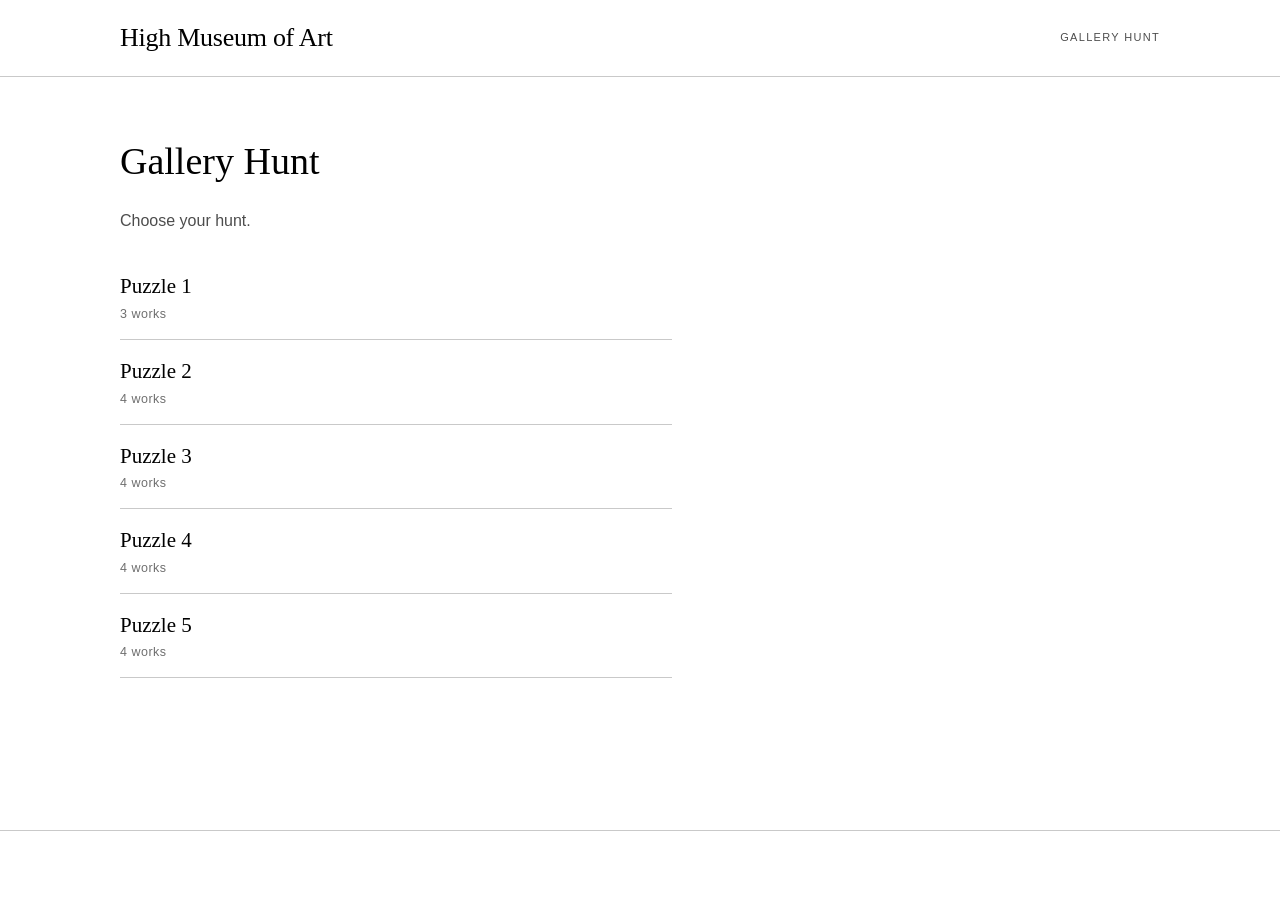
<file: index.html>
<!DOCTYPE html>
<html lang="en">
<head>
<meta charset="utf-8">
<meta name="viewport" content="width=device-width, initial-scale=1, viewport-fit=cover">
<title>Gallery Hunt | High Museum of Art</title>
<meta name="description" content="A scavenger hunt through the galleries of the High Museum of Art.">
<link rel="icon" href="favicon.svg" type="image/svg+xml">
<link rel="stylesheet" href="assets/high.css">
<style>
  /* ---------- Answer grid ---------- */
  .grid-wrap { padding: 6px 0 4px; overflow-x: auto; -webkit-overflow-scrolling: touch; }
  .agrid { display: grid; gap: 5px; justify-content: start; width: max-content; margin: 0 auto; }
  .arow { display: grid; gap: 5px; grid-auto-flow: column; justify-content: start; }

  .sq {
    width: var(--sq, 34px); height: var(--sq, 34px);
    border: 1px solid var(--hm-rule);
    background: #fff;
    display: flex; align-items: center; justify-content: center;
    font-family: var(--hm-sans); font-weight: 700;
    font-size: calc(var(--sq, 34px) * .5);
    color: var(--hm-black); text-transform: uppercase;
    border-radius: 3px;
  }
  .sq.is-blank { border-color: transparent; background: transparent; }
  .sq.is-pending { background: var(--hm-wash); border-style: dashed; }
  .sq.is-clue { border-color: transparent; color: var(--hm-black); }

  /* Letters drop in one at a time when a row is solved. */
  .sq.is-pop  { animation: pop .34s cubic-bezier(.2,1.3,.4,1) both; }
  .sq.is-drop { animation: drop .42s cubic-bezier(.16,1.1,.3,1) both; }
  .sq.is-settle { animation: settle .5s ease both; }
  @keyframes pop { 0% { transform: scale(.55); opacity: 0; } 100% { transform: scale(1); opacity: 1; } }
  @keyframes drop {
    0%   { transform: translateY(-26px) scale(.75) rotate(-6deg); opacity: 0; }
    60%  { transform: translateY(3px) scale(1.06) rotate(1deg); opacity: 1; }
    100% { transform: translateY(0) scale(1) rotate(0); opacity: 1; }
  }
  @keyframes settle {
    0%   { border-color: var(--hm-black); background: #fff; }
    35%  { border-color: var(--hm-black); background: #f3f3f3; transform: translateY(-3px); }
    100% { border-color: var(--hm-rule); background: #fff; transform: translateY(0); }
  }

  /* Finale: rows slide, everything but the clue column fades back. */
  .arow.is-shifting { transition: transform 1.05s cubic-bezier(.22,.68,.24,1); }
  .sq.is-dim { opacity: .3; transition: opacity .55s ease; }
  .sq.is-reveal { animation: revealSq .62s cubic-bezier(.2,1.25,.35,1) both; }
  @keyframes revealSq {
    0%   { transform: scale(1); box-shadow: 0 0 0 0 rgba(0,0,0,0); }
    45%  { transform: scale(1.32); box-shadow: 0 6px 20px rgba(0,0,0,.22); }
    100% { transform: scale(1); box-shadow: 0 2px 8px rgba(0,0,0,.14); }
  }
  .sq.is-clue { border-color: transparent; font-weight: 700; }

  /* No scrolling or tapping while the finale plays. */
  body.is-locked { overflow: hidden; touch-action: none; }
  body.is-locked .pieces, body.is-locked .hm-header { pointer-events: none; }

  @media (prefers-reduced-motion: reduce) {
    .sq.is-drop, .sq.is-settle, .sq.is-reveal, .sq.is-pop { animation-duration: .01ms; }
    .arow.is-shifting { transition-duration: .01ms; }
  }

  /* ---------- Pieces ---------- */
  .pieces { display: grid; grid-template-columns: 1fr; gap: 18px; max-width: 560px; margin: 0 auto; }

  .piece {
    position: relative; display: block; width: 100%;
    border: 1px solid var(--hm-rule); background: var(--hm-wash-2);
    padding: 0; cursor: pointer; overflow: hidden;
    transition: border-color .15s ease;
  }
  .piece:hover { border-color: var(--hm-black); }
  .piece img { display: block; width: 100%; height: auto; }
  .piece-num {
    position: absolute; top: 0; left: 0;
    background: var(--hm-black); color: #fff;
    font-family: var(--hm-sans); font-size: 11px; font-weight: 700;
    letter-spacing: .1em; padding: 6px 10px; z-index: 2;
  }
  .piece.is-solved { border-color: var(--hm-black); }
  .piece.is-solved img { opacity: .45; }
  .piece-solved-tag {
    position: absolute; inset: auto 0 0 0;
    background: var(--hm-black); color: #fff;
    font-family: var(--hm-sans); font-size: 11px; font-weight: 700;
    letter-spacing: .1em; text-transform: uppercase; padding: 8px 10px;
    display: none;
  }
  .piece.is-solved .piece-solved-tag { display: block; }

  /* ---------- Modal ---------- */
  .modal {
    position: fixed; inset: 0; z-index: 60;
    background: rgba(20,20,20,.92);
    display: none; flex-direction: column;
    opacity: 0; transition: opacity .2s ease;
  }
  .modal.is-open { display: flex; opacity: 1; }
  .modal.is-closing { opacity: 0; }

  .modal-close {
    position: absolute; top: max(12px, env(safe-area-inset-top)); right: 12px; z-index: 3;
    width: 40px; height: 40px; border-radius: 50%;
    border: 1px solid rgba(255,255,255,.35); background: rgba(0,0,0,.35);
    color: #fff; font-size: 20px; line-height: 1; cursor: pointer;
    display: flex; align-items: center; justify-content: center;
    backdrop-filter: blur(3px);
  }
  .modal-close:hover { background: rgba(0,0,0,.6); border-color: #fff; }

  .modal-stage {
    flex: 1; min-height: 0; overflow: auto; position: relative;
    display: flex; align-items: center; justify-content: center;
    padding: 8px;
    /* Click-to-zoom is deliberately absent; pinch and pan still work here so
       players can inspect brushwork up close. */
    touch-action: pinch-zoom pan-x pan-y;
  }
  .modal-stage img {
    max-width: 100%; max-height: 100%; object-fit: contain;
    user-select: none; -webkit-user-drag: none;
  }

  .modal-foot {
    flex: none; background: #fff;
    padding: 16px var(--hm-edge) max(16px, env(safe-area-inset-bottom));
    border-top: 1px solid var(--hm-rule);
  }
  .modal-foot form { max-width: 560px; margin: 0 auto; }
  .hint-row {
    display: flex; align-items: center; gap: 10px; flex-wrap: wrap;
    margin: -4px 0 9px; min-height: 24px;
  }
  .letter-count {
    font-family: var(--hm-sans); font-size: 12px; letter-spacing: .08em;
    text-transform: uppercase; color: #6f6f6f;
  }
  .hint-btn {
    font-family: var(--hm-sans); font-size: 11px; font-weight: 700;
    letter-spacing: .1em; text-transform: uppercase;
    border: 1px solid var(--hm-rule); background: #fff; color: var(--hm-ink);
    padding: 4px 10px; cursor: pointer; border-radius: 0;
  }
  .hint-btn:hover { border-color: var(--hm-black); color: var(--hm-black); }
  .hint-text {
    font-family: var(--hm-sans); font-size: 12.5px; color: var(--hm-ink);
    animation: hintIn .3s ease both;
  }
  @keyframes hintIn { from { opacity: 0; transform: translateX(-4px); } to { opacity: 1; transform: none; } }
  .answer-row { display: flex; gap: 10px; align-items: stretch; }
  .answer-row .hm-input { flex: 1; min-width: 0; }
  @media (max-width: 420px) { .answer-row { flex-direction: column; } }

  .hm-input.is-wrong { border-color: var(--hm-red); background: #fff5f4; animation: shake .45s ease; }
  .hm-input.is-right { border-color: #1a7f37; background: #f0fbf2; }
  @keyframes shake {
    10%,90% { transform: translateX(-2px); } 20%,80% { transform: translateX(4px); }
    30%,50%,70% { transform: translateX(-7px); } 40%,60% { transform: translateX(7px); }
  }
  .answer-msg { font-size: 12.5px; margin: 8px 0 0; min-height: 17px; }
  .answer-msg.is-wrong { color: var(--hm-red); }
  .answer-msg.is-right { color: #1a7f37; }

  .msg-state { padding: 54px 0 80px; max-width: 62ch; }
  .msg-state h1 { font-family: var(--hm-serif); font-weight: 300; font-size: 38px; color: var(--hm-black); margin: 0 0 14px; }

  .hunt-list { list-style: none; padding: 0; margin: 22px 0 0; }
  .hunt-list li { border-bottom: 1px solid var(--hm-rule); }
  .hunt-list a { display: block; padding: 15px 0; font-family: var(--hm-serif); font-size: 21px; color: var(--hm-black); }
  .hunt-list a:hover { color: var(--hm-red); text-decoration: none; }
  .hunt-list .meta { display: block; font-family: var(--hm-sans); font-size: 12.5px; color: #6f6f6f; letter-spacing: .04em; }
</style>
</head>
<body>

<header class="hm-header">
  <div class="hm-shell hm-header-inner">
    <a class="hm-wordmark" href="./">High Museum of Art</a>
    <div class="hm-header-meta" id="headerMeta">Gallery Hunt</div>
  </div>
</header>

<main class="hm-shell" id="main">
  <div id="stateMsg" class="msg-state" hidden></div>

  <div id="puzzleWrap" hidden>
    <div class="hm-titleblock">
      <p class="hm-eyebrow" id="puzzleEyebrow">Scavenger Hunt</p>
      <h1 class="hm-title" id="puzzleTitle">Puzzle</h1>
      <p class="hm-standfirst" id="puzzleIntro"></p>
    </div>

    <div class="grid-wrap"><div class="agrid" id="agrid"></div></div>

    <hr class="hm-rule" style="margin:30px 0 26px">

    <h2 class="hm-h2" style="text-align:center;margin-bottom:6px">The Works</h2>
    <p style="text-align:center;font-size:13.5px;color:#6f6f6f;margin:0 0 22px">
      Tap a piece to look closer and enter your answer.
    </p>
    <div class="pieces" id="pieces"></div>
  </div>
</main>

<footer class="hm-footer">
  <div class="hm-shell"><span id="footerSlug"></span></div>
</footer>

<!-- Answer modal -->
<div class="modal" id="modal" role="dialog" aria-modal="true" aria-labelledby="modalPrompt">
  <button class="modal-close" id="modalClose" type="button" aria-label="Close">&times;</button>
  <div class="modal-stage" id="modalStage">
    <img id="modalImg" alt="Artwork" draggable="false">
  </div>
  <div class="modal-foot">
    <form id="answerForm" autocomplete="off">
      <label class="hm-label" id="modalPrompt" for="answerInput">Name of Work</label>
      <div class="hint-row">
        <span class="letter-count" id="letterCount"></span>
        <button type="button" class="hint-btn" id="hintBtn" hidden>Hint</button>
        <span class="hint-text" id="hintText" hidden></span>
      </div>
      <div class="answer-row">
        <input class="hm-input" id="answerInput" type="text" autocomplete="off"
               autocorrect="off" autocapitalize="words" spellcheck="false" enterkeyhint="send">
        <button class="hm-btn hm-btn--red" id="submitBtn" type="submit">Submit</button>
      </div>
      <p class="answer-msg" id="answerMsg" aria-live="polite"></p>
    </form>
  </div>
</div>

<script src="assets/acrostic.js"></script>
<script src="assets/player.js"></script>
</body>
</html>
</file>
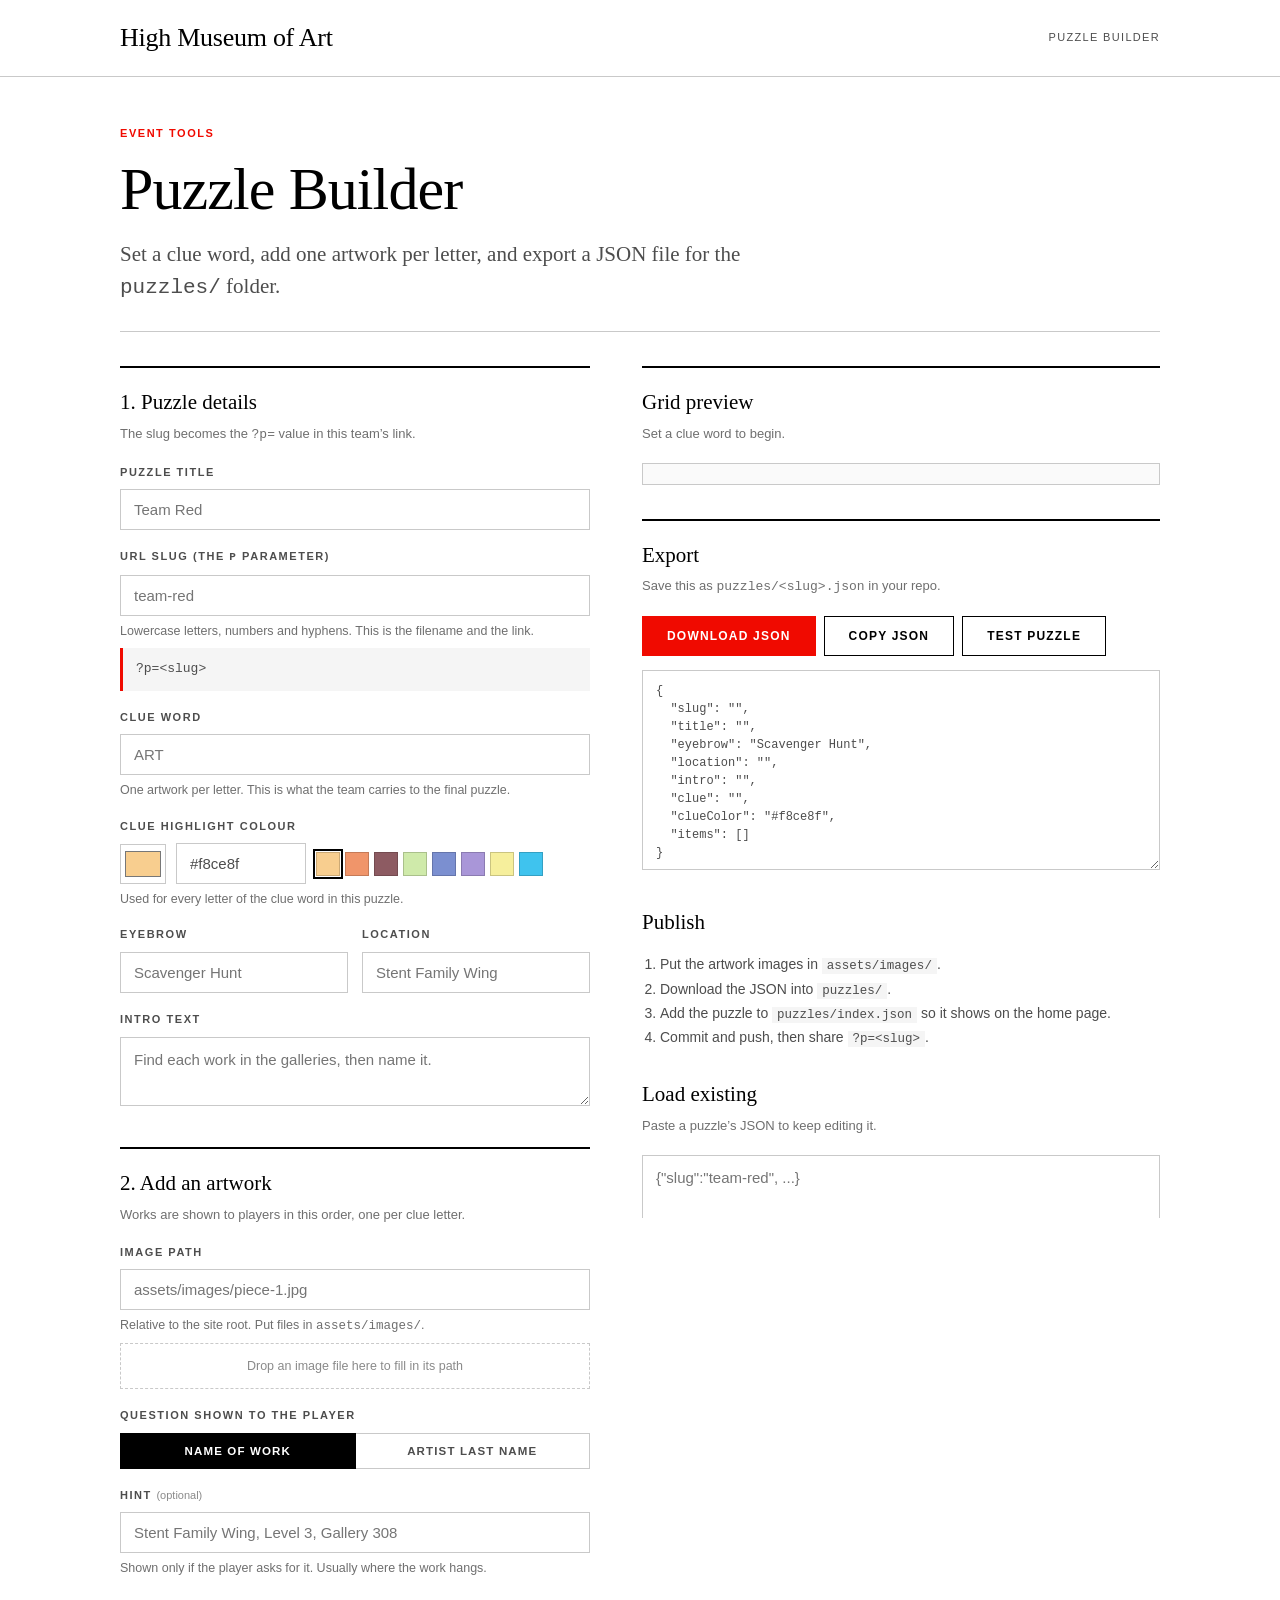
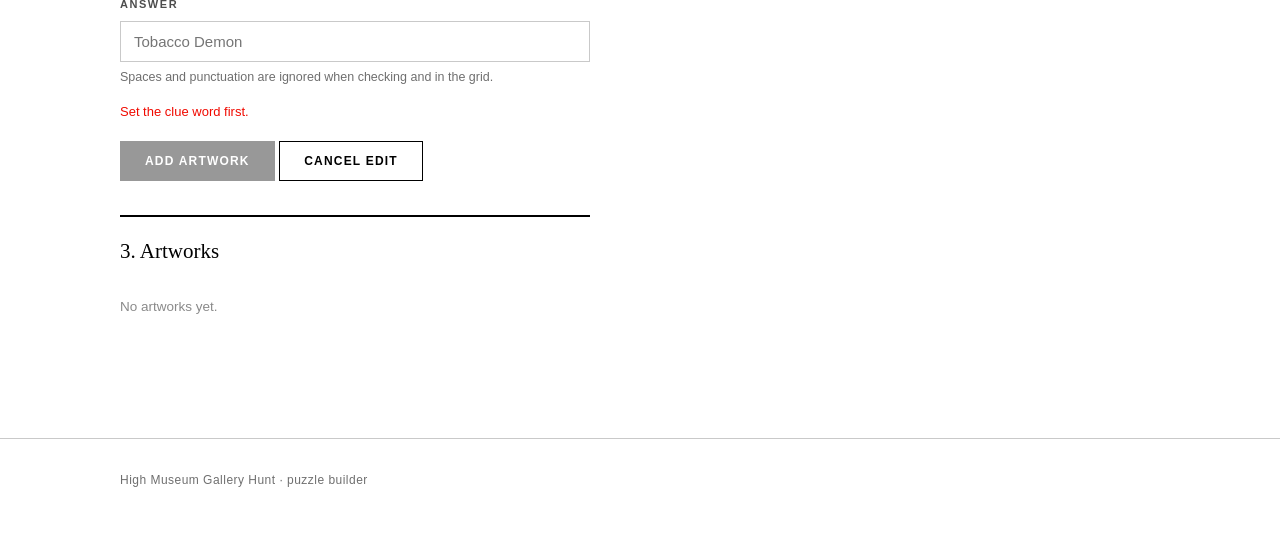
<file: builder.html>
<!DOCTYPE html>
<html lang="en">
<head>
<meta charset="utf-8">
<meta name="viewport" content="width=device-width, initial-scale=1">
<title>Puzzle Builder | High Museum Gallery Hunt</title>
<link rel="icon" href="favicon.svg" type="image/svg+xml">
<link rel="stylesheet" href="assets/high.css">
<style>
  .build-layout { display: grid; grid-template-columns: 1fr; gap: 40px; }
  @media (min-width: 1060px) { .build-layout { grid-template-columns: minmax(380px,470px) minmax(0,1fr); gap: 52px; align-items: start; } }
  @media (min-width: 1060px) { .preview-col { position: sticky; top: 24px; max-height: calc(100vh - 48px); overflow-y: auto; } }

  .panel { border-top: 2px solid var(--hm-black); padding-top: 18px; margin-bottom: 34px; }
  .panel > h2 { font-family: var(--hm-serif); font-weight: 400; font-size: 21px; color: var(--hm-black); margin: 0 0 4px; }
  .panel > .panel-sub { font-size: 13px; color: #6f6f6f; margin: 0 0 18px; }
  .row-2 { display: grid; grid-template-columns: 1fr 1fr; gap: 14px; }
  @media (max-width: 560px) { .row-2 { grid-template-columns: 1fr; } }

  /* item list */
  .item-list { list-style: none; margin: 0; padding: 0; }
  .item-row { border-bottom: 1px solid var(--hm-rule); padding: 14px 0; display: flex; gap: 13px; align-items: flex-start; }
  .item-thumb { width: 62px; height: 62px; flex: none; border: 1px solid var(--hm-rule); background: var(--hm-wash); object-fit: cover; }
  .item-thumb.ph { display: flex; align-items: center; justify-content: center; font-size: 10px; color: #9a9a9a; text-align: center; }
  .item-body { flex: 1; min-width: 0; }
  .item-answer { font-family: var(--hm-sans); font-weight: 700; letter-spacing: .05em; color: var(--hm-black); font-size: 14.5px; word-break: break-word; }
  .item-meta { font-size: 12px; color: #8a8a8a; margin-top: 3px; }
  .item-bad { font-size: 12.5px; color: var(--hm-red); margin-top: 4px; }
  .item-actions { display: flex; flex-direction: column; gap: 5px; flex: none; }
  .icon-btn {
    border: 1px solid var(--hm-rule); background: #fff; cursor: pointer;
    font-family: var(--hm-sans); font-size: 10.5px; letter-spacing: .08em;
    text-transform: uppercase; padding: 5px 9px; color: var(--hm-ink);
  }
  .icon-btn:hover { border-color: var(--hm-black); color: var(--hm-black); }
  .icon-btn.danger:hover { border-color: var(--hm-red); color: var(--hm-red); }
  .icon-btn:disabled { opacity: .3; cursor: not-allowed; }
  .empty-note { color: #8a8a8a; font-size: 13.5px; padding: 14px 0; }

  /* clue letter chooser */
  .letter-opts { display: flex; flex-wrap: wrap; gap: 6px; margin-top: 8px; }
  .letter-chip {
    border: 1px solid var(--hm-rule); background: #fff; cursor: pointer;
    padding: 6px 10px; font-family: var(--hm-sans); font-size: 12px; color: var(--hm-ink);
  }
  .letter-chip:hover { border-color: var(--hm-black); }
  .letter-chip.is-sel { border-color: var(--hm-red); background: #fdf1f0; color: var(--hm-black); font-weight: 700; }
  .warn { color: var(--hm-red); font-size: 13px; margin-top: 8px; }
  .ok-note { color: #1a7f37; font-size: 13px; margin-top: 8px; }

  .seg { display: flex; gap: 0; }
  .seg button {
    flex: 1; border: 1px solid var(--hm-rule); background: #fff; cursor: pointer;
    font-family: var(--hm-sans); font-size: 11.5px; font-weight: 700; letter-spacing: .1em;
    text-transform: uppercase; padding: 11px 8px; color: var(--hm-ink);
  }
  .seg button + button { border-left: 0; }
  .seg button.is-on { background: var(--hm-black); border-color: var(--hm-black); color: #fff; }

  /* preview grid */
  .pgrid { display: grid; gap: 4px; justify-content: start; margin: 0 auto; }
  .prow { display: grid; gap: 4px; grid-auto-flow: column; justify-content: start; }
  .psq {
    width: 27px; height: 27px; border: 1px solid var(--hm-rule); background: #fff;
    display: flex; align-items: center; justify-content: center; border-radius: 3px;
    font-family: var(--hm-sans); font-weight: 700; font-size: 13px; color: var(--hm-black);
  }
  .psq.pending { background: var(--hm-wash); border-style: dashed; color: #b0b0b0; }
  .psq.missing { border-color: var(--hm-red); color: var(--hm-red); background: #fff5f4; }
  .prev-scroll { overflow: auto; padding: 10px; background: var(--hm-wash-2); border: 1px solid var(--hm-rule); }

  .out-area { width: 100%; height: 200px; font-family: ui-monospace, Menlo, Consolas, monospace; font-size: 12px; }
  .url-preview {
    font-family: ui-monospace, Menlo, Consolas, monospace; font-size: 13px;
    background: var(--hm-wash); border-left: 3px solid var(--hm-red);
    padding: 11px 13px; margin-top: 8px; word-break: break-all;
  }
  .step-list { padding-left: 18px; font-size: 14px; line-height: 1.7; }
  .step-list code { background: var(--hm-wash); padding: 1px 5px; font-size: 12.5px; }
  .toast {
    position: fixed; left: 50%; bottom: 26px; transform: translateX(-50%);
    background: var(--hm-black); color: #fff; padding: 12px 20px;
    font-size: 12px; letter-spacing: .1em; text-transform: uppercase;
    opacity: 0; pointer-events: none; transition: opacity .2s ease; z-index: 50;
  }
  .toast.is-on { opacity: 1; }
  .dropzone { border: 1px dashed var(--hm-rule); padding: 12px; text-align: center; font-size: 12.5px; color: #8a8a8a; }
  .colour-row { display: flex; align-items: center; gap: 10px; flex-wrap: wrap; }
  .colour-row input[type=color] {
    width: 46px; height: 40px; padding: 2px; border: 1px solid var(--hm-rule);
    background: #fff; cursor: pointer;
  }
  .swatches { display: flex; gap: 5px; flex-wrap: wrap; }
  .swatch { width: 24px; height: 24px; border: 1px solid rgba(0,0,0,.18); cursor: pointer; padding: 0; }
  .swatch.is-sel { outline: 2px solid var(--hm-black); outline-offset: 1px; }
  .dropzone.is-over { border-color: var(--hm-red); background: #fdf1f0; color: var(--hm-black); }
</style>
</head>
<body>

<header class="hm-header">
  <div class="hm-shell hm-header-inner">
    <a class="hm-wordmark" href="./">High Museum of Art</a>
    <div class="hm-header-meta">Puzzle Builder</div>
  </div>
</header>

<main class="hm-shell">
  <div class="hm-titleblock">
    <p class="hm-eyebrow">Event Tools</p>
    <h1 class="hm-title">Puzzle Builder</h1>
    <p class="hm-standfirst">Set a clue word, add one artwork per letter, and export a JSON file for the <code>puzzles/</code> folder.</p>
  </div>
  <hr class="hm-rule">

  <div class="build-layout" style="padding-top:34px">
    <div class="form-col">

      <section class="panel">
        <h2>1. Puzzle details</h2>
        <p class="panel-sub">The slug becomes the <code>?p=</code> value in this team&rsquo;s link.</p>

        <div class="hm-field">
          <label class="hm-label" for="fTitle">Puzzle title</label>
          <input class="hm-input" id="fTitle" placeholder="Team Red" autocomplete="off">
        </div>

        <div class="hm-field">
          <label class="hm-label" for="fSlug">URL slug (the <code>p</code> parameter)</label>
          <input class="hm-input" id="fSlug" placeholder="team-red" autocomplete="off" spellcheck="false">
          <p class="hm-help">Lowercase letters, numbers and hyphens. This is the filename and the link.</p>
          <div class="url-preview" id="urlPreview">?p=</div>
        </div>

        <div class="hm-field">
          <label class="hm-label" for="fClue">Clue word</label>
          <input class="hm-input" id="fClue" placeholder="ART" autocomplete="off" spellcheck="false" style="text-transform:uppercase">
          <p class="hm-help">One artwork per letter. This is what the team carries to the final puzzle.</p>
        </div>

        <div class="hm-field">
          <label class="hm-label" for="fClueColor">Clue highlight colour</label>
          <div class="colour-row">
            <input type="color" id="fClueColor" value="#f8ce8f" aria-label="Clue highlight colour">
            <input class="hm-input" id="fClueHex" value="#f8ce8f" spellcheck="false" autocomplete="off" style="max-width:130px">
            <div class="swatches" id="swatches"></div>
          </div>
          <p class="hm-help">Used for every letter of the clue word in this puzzle.</p>
        </div>

        <div class="row-2">
          <div class="hm-field">
            <label class="hm-label" for="fEyebrow">Eyebrow</label>
            <input class="hm-input" id="fEyebrow" placeholder="Scavenger Hunt" autocomplete="off">
          </div>
          <div class="hm-field">
            <label class="hm-label" for="fLocation">Location</label>
            <input class="hm-input" id="fLocation" placeholder="Stent Family Wing" autocomplete="off">
          </div>
        </div>

        <div class="hm-field">
          <label class="hm-label" for="fIntro">Intro text</label>
          <textarea class="hm-textarea" id="fIntro" rows="2" placeholder="Find each work in the galleries, then name it."></textarea>
        </div>
      </section>

      <section class="panel">
        <h2>2. Add an artwork <span id="letterHint" style="color:#8a8a8a;font-size:15px"></span></h2>
        <p class="panel-sub">Works are shown to players in this order, one per clue letter.</p>

        <div class="hm-field">
          <label class="hm-label" for="fImage">Image path</label>
          <input class="hm-input" id="fImage" placeholder="assets/images/piece-1.jpg" autocomplete="off" spellcheck="false">
          <p class="hm-help">Relative to the site root. Put files in <code>assets/images/</code>.</p>
          <div class="dropzone" id="dropzone" style="margin-top:8px">Drop an image file here to fill in its path</div>
        </div>

        <div class="hm-field">
          <label class="hm-label">Question shown to the player</label>
          <div class="seg" id="promptSeg">
            <button type="button" data-prompt="work" class="is-on">Name of Work</button>
            <button type="button" data-prompt="artist">Artist Last Name</button>
          </div>
        </div>

        <div class="hm-field">
          <label class="hm-label" for="fHint">Hint <span style="text-transform:none;letter-spacing:0;font-weight:400;color:#8a8a8a">(optional)</span></label>
          <input class="hm-input" id="fHint" placeholder="Stent Family Wing, Level 3, Gallery 308" autocomplete="off">
          <p class="hm-help">Shown only if the player asks for it. Usually where the work hangs.</p>
        </div>

        <div class="hm-field">
          <label class="hm-label" for="fAnswer">Answer</label>
          <input class="hm-input" id="fAnswer" placeholder="Tobacco Demon" autocomplete="off">
          <p class="hm-help">Spaces and punctuation are ignored when checking and in the grid.</p>
          <div class="letter-opts" id="letterOpts"></div>
          <div class="warn" id="answerWarn" hidden></div>
          <div class="ok-note" id="answerOk" hidden></div>
        </div>

        <button class="hm-btn" id="addItemBtn" type="button" disabled>Add artwork</button>
        <button class="hm-btn hm-btn--ghost" id="cancelEditBtn" type="button" hidden>Cancel edit</button>
      </section>

      <section class="panel">
        <h2>3. Artworks <span id="itemCount" style="color:#8a8a8a;font-size:15px"></span></h2>
        <ul class="item-list" id="itemList"></ul>
        <p class="empty-note" id="emptyNote">No artworks yet.</p>
      </section>
    </div>

    <div class="preview-col">
      <section class="panel">
        <h2>Grid preview</h2>
        <p class="panel-sub" id="gridMeta">Set a clue word to begin.</p>
        <div class="prev-scroll"><div class="pgrid" id="prevGrid"></div></div>
        <p class="hm-help" id="alignNote" style="margin-top:10px"></p>
      </section>

      <section class="panel">
        <h2>Export</h2>
        <p class="panel-sub">Save this as <code id="fileNameHint">puzzles/&lt;slug&gt;.json</code> in your repo.</p>
        <div style="display:flex;gap:8px;flex-wrap:wrap;margin-bottom:14px">
          <button class="hm-btn hm-btn--red" id="downloadBtn" type="button">Download JSON</button>
          <button class="hm-btn hm-btn--ghost" id="copyBtn" type="button">Copy JSON</button>
          <button class="hm-btn hm-btn--ghost" id="testBtn" type="button">Test puzzle</button>
        </div>
        <textarea class="hm-textarea out-area" id="outJson" readonly spellcheck="false"></textarea>

        <h2 style="margin-top:28px">Publish</h2>
        <ol class="step-list">
          <li>Put the artwork images in <code>assets/images/</code>.</li>
          <li>Download the JSON into <code>puzzles/</code>.</li>
          <li>Add the puzzle to <code>puzzles/index.json</code> so it shows on the home page.</li>
          <li>Commit and push, then share <code id="shareHint">?p=&lt;slug&gt;</code>.</li>
        </ol>

        <h2 style="margin-top:28px">Load existing</h2>
        <p class="panel-sub">Paste a puzzle&rsquo;s JSON to keep editing it.</p>
        <textarea class="hm-textarea" id="importJson" rows="3" placeholder='{"slug":"team-red", ...}' spellcheck="false"></textarea>
        <button class="hm-btn hm-btn--ghost" id="importBtn" type="button" style="margin-top:10px">Load JSON</button>
      </section>
    </div>
  </div>
</main>

<footer class="hm-footer"><div class="hm-shell">High Museum Gallery Hunt &middot; puzzle builder</div></footer>
<div class="toast" id="toast"></div>

<script src="assets/acrostic.js"></script>
<script src="assets/builder.js"></script>
</body>
</html>
</file>
<file: assets/high.css>
/*
  High Museum scavenger hunt -- shared styles.
  Brand tokens lifted from high.org (icelander-child theme, 2026 refresh):
    Martina Plantijn / Times New Roman  -- headlines, discursive text
    Theinhardt / Arial                  -- functional copy, CTAs, labels
    #f00a00 red, #a10020 deep red, #4d4d4d ink, #c9c9c9 rule, #f5f5f5 wash
  The brand faces are licensed and not redistributed here; the documented
  system substitutes (guidelines p. 47) carry the design.
*/

:root {
  --hm-red: #f00a00;
  --hm-red-deep: #a10020;
  --hm-ink: #4d4d4d;
  --hm-rule: #c9c9c9;
  --hm-wash: #f5f5f5;
  --hm-wash-2: #fafafa;
  --hm-paper: #ffffff;
  --hm-black: #000000;

  --hm-serif: "Martina Plantijn", "Times New Roman", Times, serif;
  --hm-sans: "Theinhardt", Arial, Helvetica, sans-serif;

  --hm-edge: 24px;
  --hm-maxw: 1200px;
}

@media (min-width: 768px)  { :root { --hm-edge: 56px; } }
@media (min-width: 1200px) { :root { --hm-edge: 80px; } }

* { box-sizing: border-box; }

html { -webkit-text-size-adjust: 100%; }

body {
  margin: 0;
  background: var(--hm-paper);
  color: var(--hm-ink);
  font-family: var(--hm-sans);
  font-size: 16px;
  line-height: 1.6;
  -webkit-font-smoothing: antialiased;
}

a { color: var(--hm-red); text-decoration: none; }
a:hover { text-decoration: underline; }

:focus-visible {
  outline: 2px solid var(--hm-red);
  outline-offset: 2px;
}

.hm-shell {
  max-width: var(--hm-maxw);
  margin: 0 auto;
  padding: 0 var(--hm-edge);
}

/* ---------- Header ---------- */

.hm-header {
  border-bottom: 1px solid var(--hm-rule);
  background: var(--hm-paper);
}

.hm-header-inner {
  display: flex;
  align-items: center;
  justify-content: space-between;
  gap: 24px;
  min-height: 76px;
  padding-top: 14px;
  padding-bottom: 14px;
}

.hm-wordmark {
  font-family: var(--hm-serif);
  font-weight: 400;
  font-size: 26px;
  line-height: 1;
  letter-spacing: -0.01em;
  color: var(--hm-black);
  text-decoration: none;
  white-space: nowrap;
}
.hm-wordmark:hover { text-decoration: none; color: var(--hm-red); }

.hm-header-meta {
  font-family: var(--hm-sans);
  font-size: 11px;
  letter-spacing: 0.12em;
  text-transform: uppercase;
  color: var(--hm-ink);
  text-align: right;
}

/* ---------- Page title block ---------- */

.hm-titleblock { padding: 48px 0 28px; }

.hm-eyebrow {
  font-family: var(--hm-sans);
  font-size: 11px;
  font-weight: 700;
  letter-spacing: 0.14em;
  text-transform: uppercase;
  color: var(--hm-red);
  margin: 0 0 14px;
}

h1.hm-title {
  font-family: var(--hm-serif);
  font-weight: 300;
  font-size: clamp(34px, 5.2vw, 60px);
  line-height: 1.08;
  letter-spacing: -0.015em;
  color: var(--hm-black);
  margin: 0;
}

.hm-standfirst {
  font-family: var(--hm-serif);
  font-size: clamp(17px, 2.1vw, 21px);
  line-height: 1.5;
  max-width: 62ch;
  margin: 18px 0 0;
  color: var(--hm-ink);
}

.hm-rule {
  border: 0;
  border-top: 1px solid var(--hm-rule);
  margin: 0;
}

/* ---------- Section headings ---------- */

.hm-h2 {
  font-family: var(--hm-serif);
  font-weight: 400;
  font-size: clamp(24px, 3vw, 34px);
  line-height: 1.15;
  color: var(--hm-black);
  margin: 0 0 6px;
}

.hm-label {
  font-family: var(--hm-sans);
  font-size: 11px;
  font-weight: 700;
  letter-spacing: 0.14em;
  text-transform: uppercase;
  color: var(--hm-ink);
  display: block;
  margin-bottom: 8px;
}

/* ---------- Buttons ---------- */

.hm-btn {
  display: inline-flex;
  align-items: center;
  justify-content: center;
  gap: 8px;
  font-family: var(--hm-sans);
  font-size: 12px;
  font-weight: 700;
  letter-spacing: 0.1em;
  text-transform: uppercase;
  padding: 13px 24px;
  border: 1px solid var(--hm-black);
  background: var(--hm-black);
  color: #fff;
  cursor: pointer;
  transition: background .15s ease, color .15s ease, border-color .15s ease;
  text-decoration: none;
  line-height: 1;
}
.hm-btn:hover { background: var(--hm-red); border-color: var(--hm-red); color: #fff; text-decoration: none; }

.hm-btn--ghost { background: transparent; color: var(--hm-black); }
.hm-btn--ghost:hover { background: var(--hm-black); border-color: var(--hm-black); color: #fff; }

.hm-btn--red { background: var(--hm-red); border-color: var(--hm-red); }
.hm-btn--red:hover { background: var(--hm-red-deep); border-color: var(--hm-red-deep); }

.hm-btn--sm { padding: 9px 15px; font-size: 11px; }

.hm-btn:disabled { opacity: .4; cursor: not-allowed; }
.hm-btn:disabled:hover { background: var(--hm-black); border-color: var(--hm-black); }
.hm-btn--ghost:disabled:hover { background: transparent; color: var(--hm-black); }

/* ---------- Form controls ---------- */

.hm-input, .hm-textarea, .hm-select {
  font-family: var(--hm-sans);
  font-size: 15px;
  color: var(--hm-ink);
  background: var(--hm-paper);
  border: 1px solid var(--hm-rule);
  padding: 11px 13px;
  width: 100%;
  border-radius: 0;
  transition: border-color .15s ease;
}
.hm-input:focus, .hm-textarea:focus, .hm-select:focus {
  border-color: var(--hm-black);
  outline: none;
}
.hm-textarea { line-height: 1.5; resize: vertical; }

.hm-field { margin-bottom: 18px; }

.hm-help {
  font-size: 12.5px;
  color: #6f6f6f;
  margin: 6px 0 0;
  line-height: 1.45;
}

/* ---------- Details table (mirrors the artwork detail layout) ---------- */

.hm-details { width: 100%; border-collapse: collapse; }
.hm-details th, .hm-details td {
  text-align: left;
  vertical-align: top;
  padding: 7px 0;
  font-size: 15px;
}
.hm-details th {
  font-family: var(--hm-serif);
  font-weight: 400;
  color: var(--hm-black);
  width: 150px;
  padding-right: 20px;
}
.hm-details td { font-family: var(--hm-sans); }

/* ---------- Footer ---------- */

.hm-footer {
  border-top: 1px solid var(--hm-rule);
  margin-top: 72px;
  padding: 32px 0 56px;
  font-size: 12px;
  letter-spacing: 0.04em;
  color: #6f6f6f;
}

/* ---------- Utility ---------- */

.hm-stack > * + * { margin-top: 12px; }
.visually-hidden {
  position: absolute; width: 1px; height: 1px;
  padding: 0; margin: -1px; overflow: hidden;
  clip: rect(0 0 0 0); white-space: nowrap; border: 0;
}
</file>
